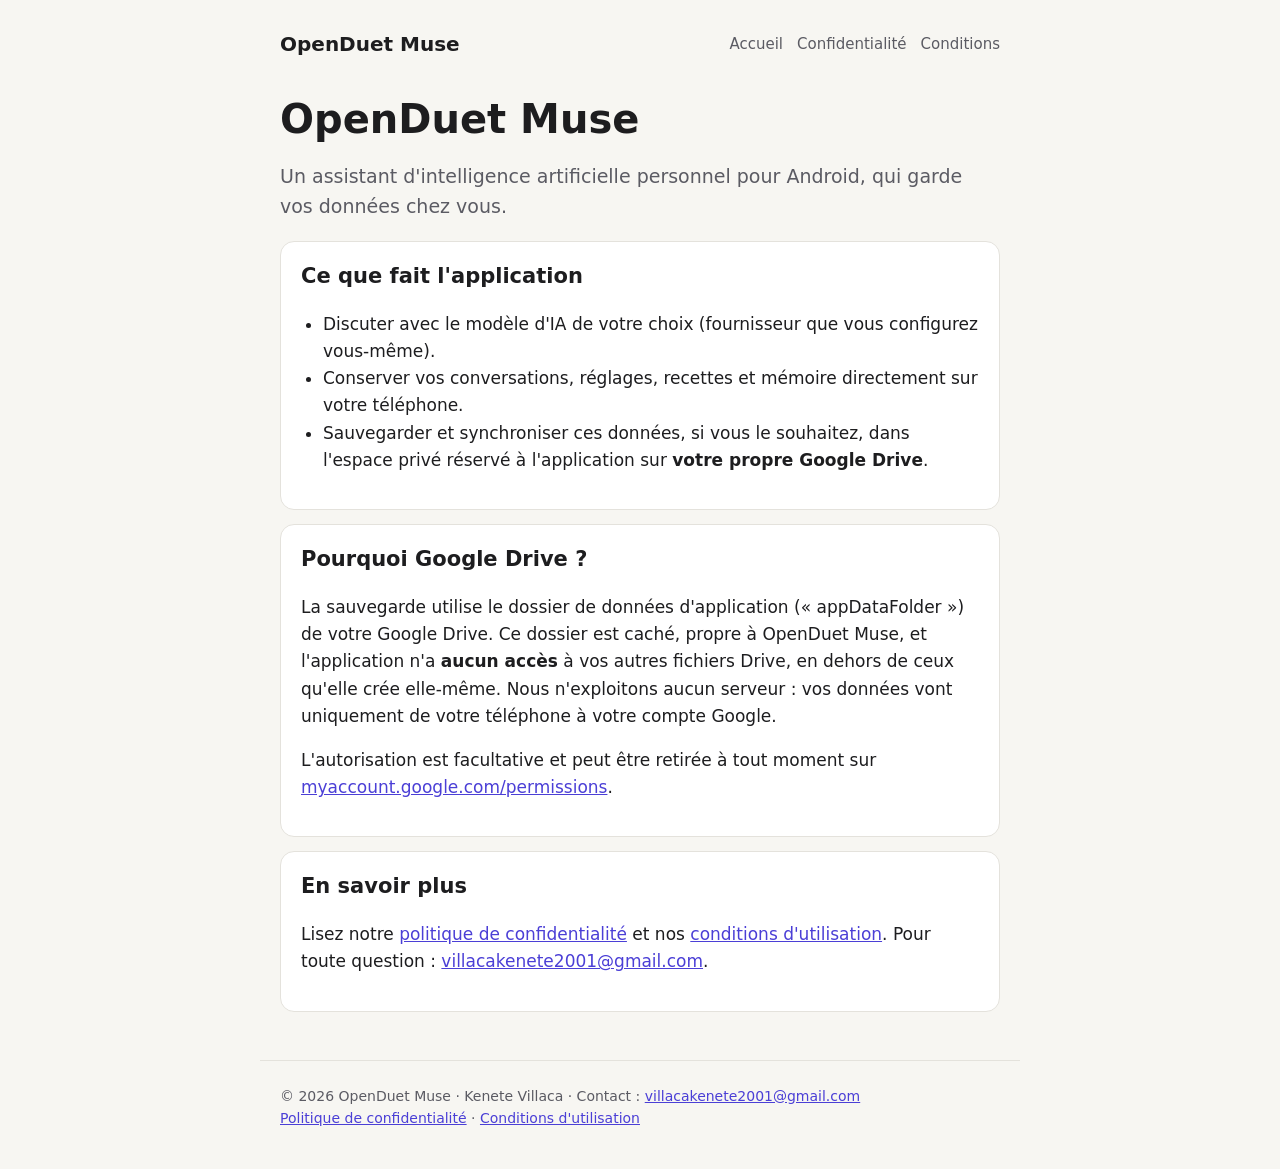
<file: index.html>
<!doctype html>
<html lang="fr"><head><meta charset="utf-8"><meta name="viewport" content="width=device-width,initial-scale=1">
<title>OpenDuet Muse — Assistant IA personnel pour Android</title><meta name="description" content="OpenDuet Muse, assistant IA personnel pour Android.">
<link rel="stylesheet" href="style.css"></head><body>
<header><a class="brand" href="index.html">OpenDuet Muse</a>
<nav><a href="index.html">Accueil</a><a href="confidentialite.html">Confidentialité</a><a href="conditions.html">Conditions</a></nav></header>
<main>
<h1>OpenDuet Muse</h1>
<p class="lead">Un assistant d'intelligence artificielle personnel pour Android, qui garde vos données chez vous.</p>
<div class="card"><h2 style="margin-top:0">Ce que fait l'application</h2>
<ul>
<li>Discuter avec le modèle d'IA de votre choix (fournisseur que vous configurez vous-même).</li>
<li>Conserver vos conversations, réglages, recettes et mémoire directement sur votre téléphone.</li>
<li>Sauvegarder et synchroniser ces données, si vous le souhaitez, dans l'espace privé réservé à l'application sur <strong>votre propre Google Drive</strong>.</li>
</ul></div>
<div class="card"><h2 style="margin-top:0">Pourquoi Google Drive ?</h2>
<p>La sauvegarde utilise le dossier de données d'application (« appDataFolder ») de votre Google Drive. Ce dossier est caché, propre à OpenDuet Muse, et l'application n'a <strong>aucun accès</strong> à vos autres fichiers Drive, en dehors de ceux qu'elle crée elle-même. Nous n'exploitons aucun serveur : vos données vont uniquement de votre téléphone à votre compte Google.</p>
<p>L'autorisation est facultative et peut être retirée à tout moment sur <a href="https://myaccount.google.com/permissions">myaccount.google.com/permissions</a>.</p></div>
<div class="card"><h2 style="margin-top:0">En savoir plus</h2>
<p>Lisez notre <a href="confidentialite.html">politique de confidentialité</a> et nos <a href="conditions.html">conditions d'utilisation</a>. Pour toute question : <a href="mailto:villacakenete2001@gmail.com">villacakenete2001@gmail.com</a>.</p></div>
</main><footer>© 2026 OpenDuet Muse · Kenete Villaca · Contact : <a href="mailto:villacakenete2001@gmail.com">villacakenete2001@gmail.com</a><br>
<a href="confidentialite.html">Politique de confidentialité</a> · <a href="conditions.html">Conditions d'utilisation</a></footer></body></html>
</file>
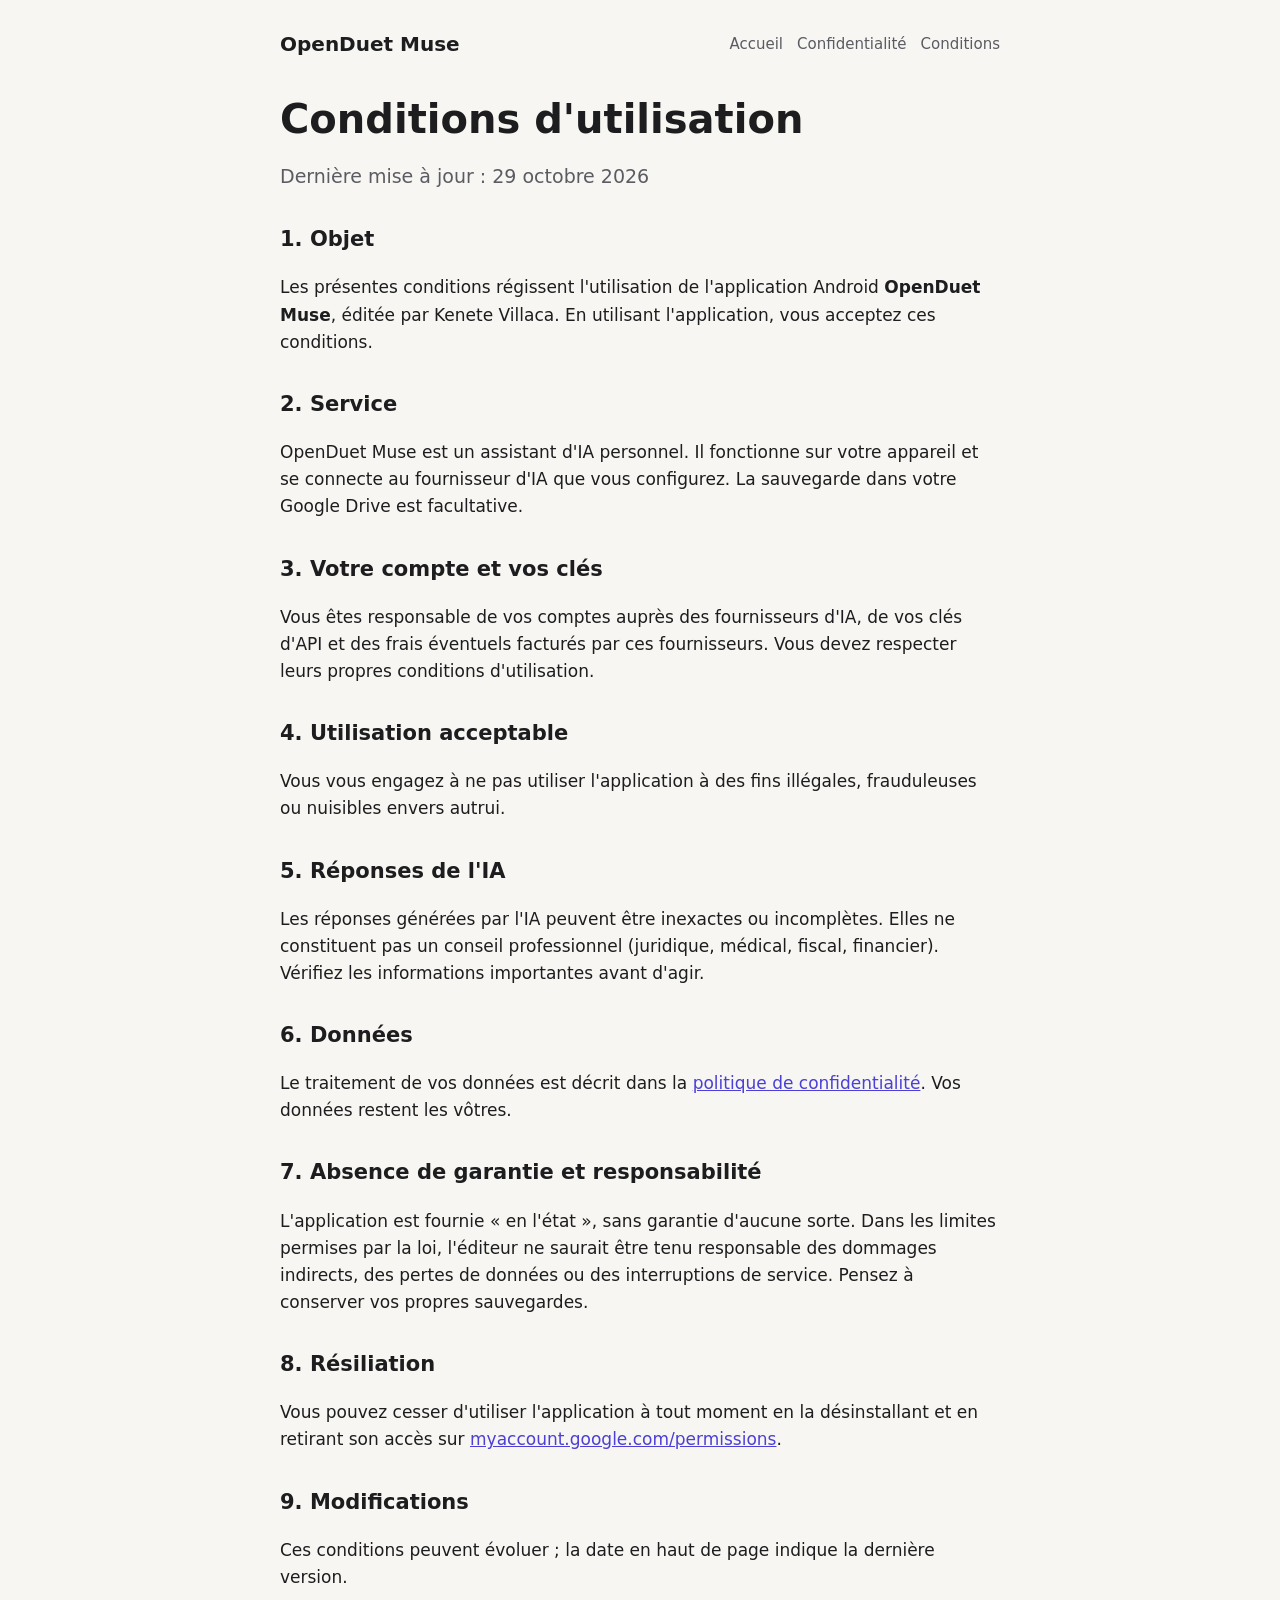
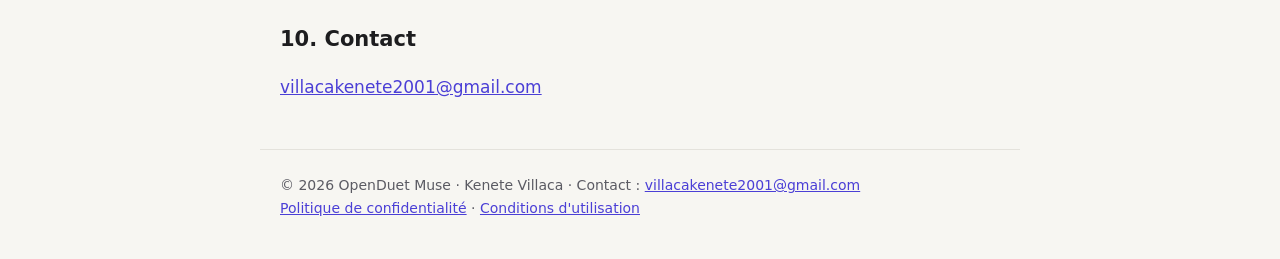
<file: conditions.html>
<!doctype html>
<html lang="fr"><head><meta charset="utf-8"><meta name="viewport" content="width=device-width,initial-scale=1">
<title>Conditions d'utilisation — OpenDuet Muse</title><meta name="description" content="OpenDuet Muse, assistant IA personnel pour Android.">
<link rel="stylesheet" href="style.css"></head><body>
<header><a class="brand" href="index.html">OpenDuet Muse</a>
<nav><a href="index.html">Accueil</a><a href="confidentialite.html">Confidentialité</a><a href="conditions.html">Conditions</a></nav></header>
<main>
<h1>Conditions d'utilisation</h1>
<p class="lead">Dernière mise à jour : 29 octobre 2026</p>
<h2>1. Objet</h2>
<p>Les présentes conditions régissent l'utilisation de l'application Android <strong>OpenDuet Muse</strong>, éditée par Kenete Villaca. En utilisant l'application, vous acceptez ces conditions.</p>
<h2>2. Service</h2>
<p>OpenDuet Muse est un assistant d'IA personnel. Il fonctionne sur votre appareil et se connecte au fournisseur d'IA que vous configurez. La sauvegarde dans votre Google Drive est facultative.</p>
<h2>3. Votre compte et vos clés</h2>
<p>Vous êtes responsable de vos comptes auprès des fournisseurs d'IA, de vos clés d'API et des frais éventuels facturés par ces fournisseurs. Vous devez respecter leurs propres conditions d'utilisation.</p>
<h2>4. Utilisation acceptable</h2>
<p>Vous vous engagez à ne pas utiliser l'application à des fins illégales, frauduleuses ou nuisibles envers autrui.</p>
<h2>5. Réponses de l'IA</h2>
<p>Les réponses générées par l'IA peuvent être inexactes ou incomplètes. Elles ne constituent pas un conseil professionnel (juridique, médical, fiscal, financier). Vérifiez les informations importantes avant d'agir.</p>
<h2>6. Données</h2>
<p>Le traitement de vos données est décrit dans la <a href="confidentialite.html">politique de confidentialité</a>. Vos données restent les vôtres.</p>
<h2>7. Absence de garantie et responsabilité</h2>
<p>L'application est fournie « en l'état », sans garantie d'aucune sorte. Dans les limites permises par la loi, l'éditeur ne saurait être tenu responsable des dommages indirects, des pertes de données ou des interruptions de service. Pensez à conserver vos propres sauvegardes.</p>
<h2>8. Résiliation</h2>
<p>Vous pouvez cesser d'utiliser l'application à tout moment en la désinstallant et en retirant son accès sur <a href="https://myaccount.google.com/permissions">myaccount.google.com/permissions</a>.</p>
<h2>9. Modifications</h2>
<p>Ces conditions peuvent évoluer ; la date en haut de page indique la dernière version.</p>
<h2>10. Contact</h2>
<p><a href="mailto:villacakenete2001@gmail.com">villacakenete2001@gmail.com</a></p>
</main><footer>© 2026 OpenDuet Muse · Kenete Villaca · Contact : <a href="mailto:villacakenete2001@gmail.com">villacakenete2001@gmail.com</a><br>
<a href="confidentialite.html">Politique de confidentialité</a> · <a href="conditions.html">Conditions d'utilisation</a></footer></body></html>
</file>
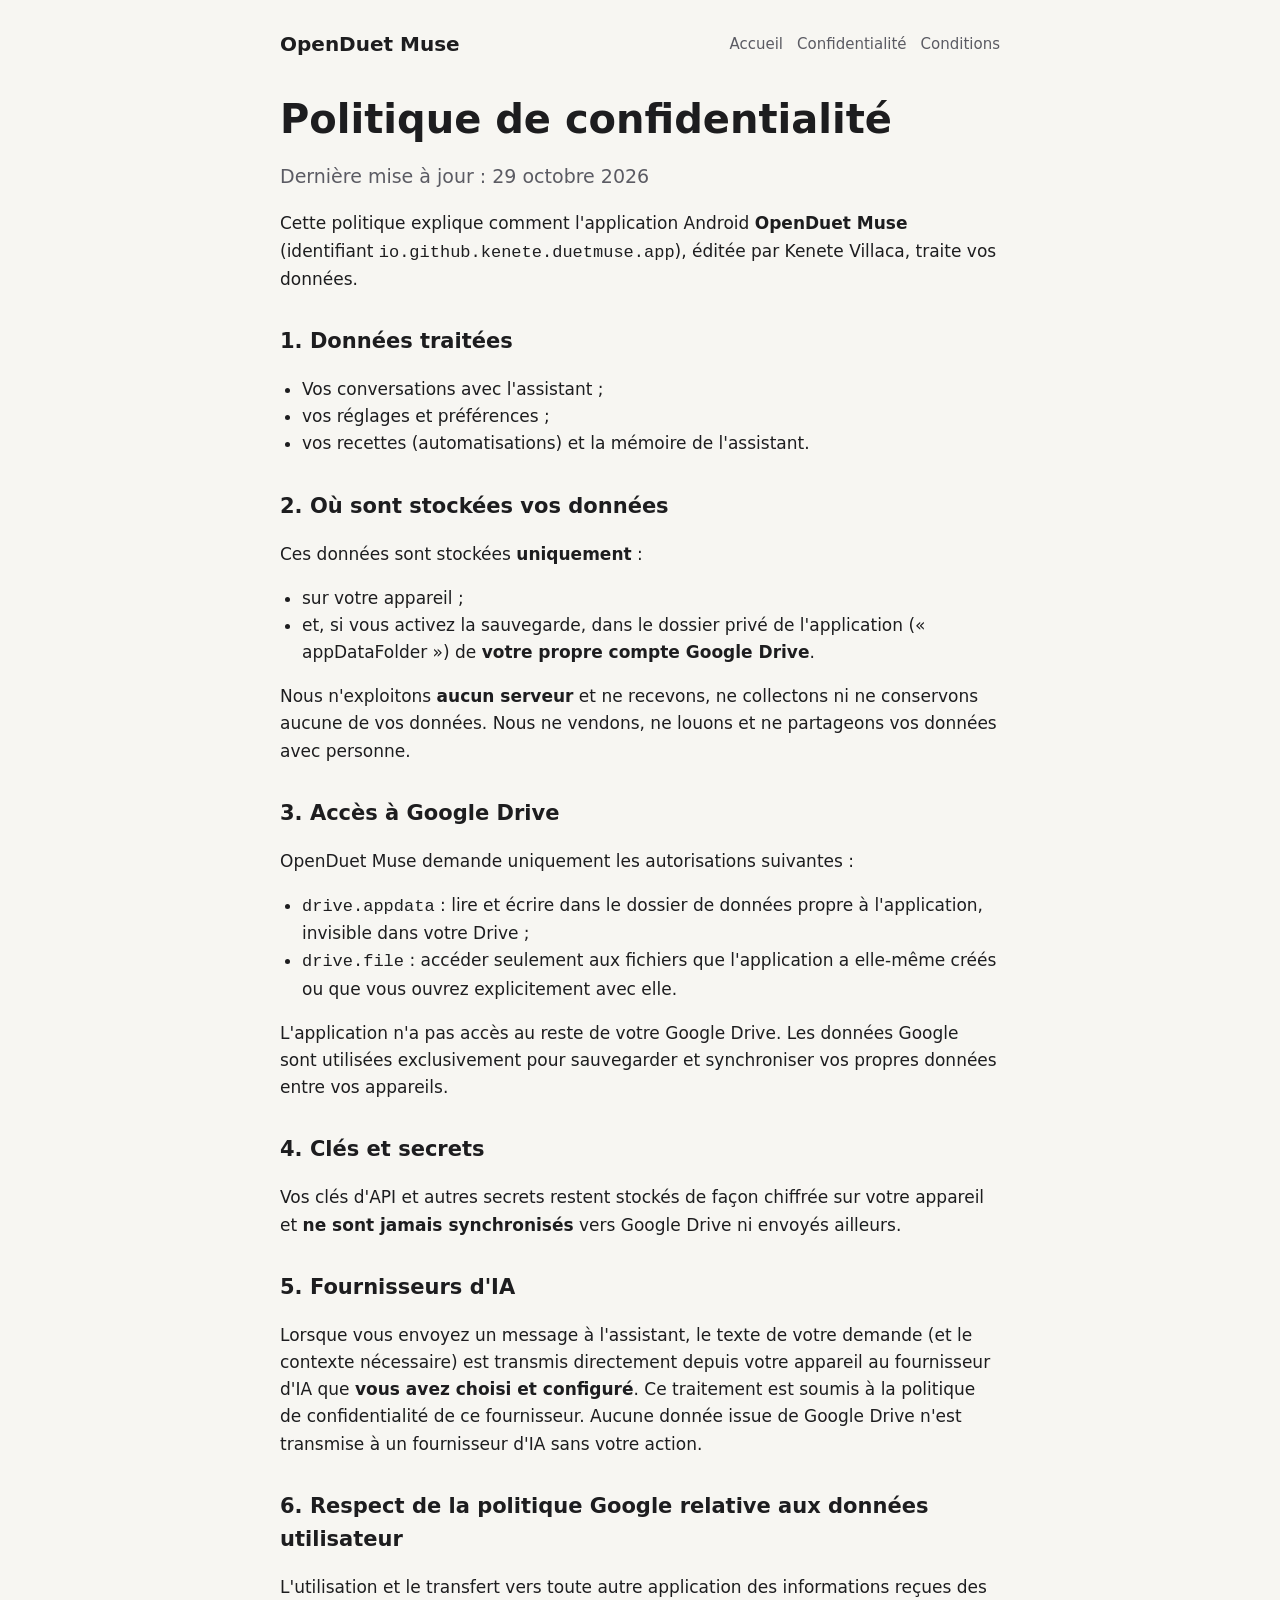
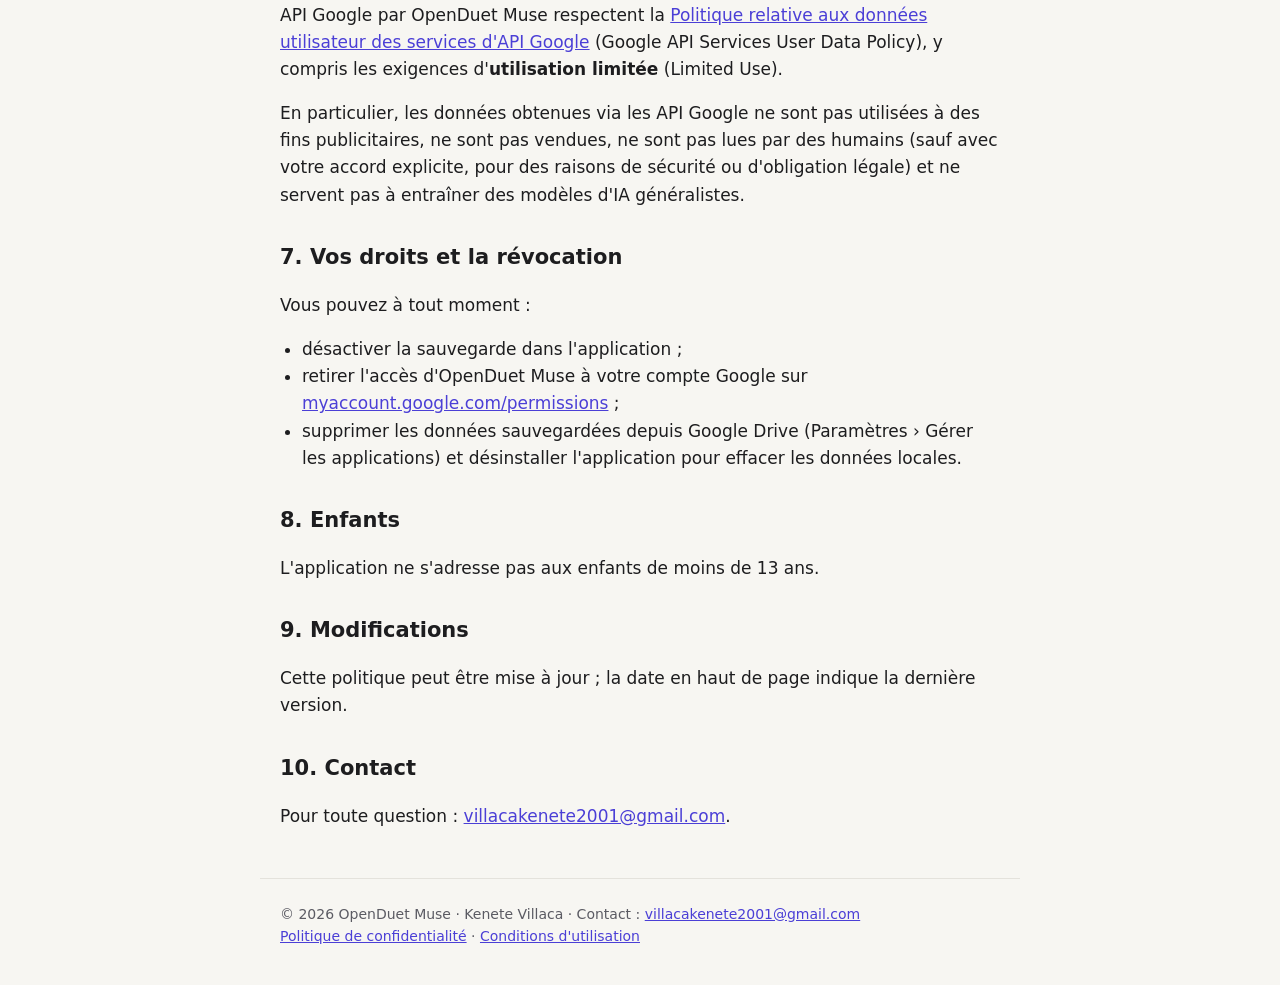
<file: confidentialite.html>
<!doctype html>
<html lang="fr"><head><meta charset="utf-8"><meta name="viewport" content="width=device-width,initial-scale=1">
<title>Politique de confidentialité — OpenDuet Muse</title><meta name="description" content="OpenDuet Muse, assistant IA personnel pour Android.">
<link rel="stylesheet" href="style.css"></head><body>
<header><a class="brand" href="index.html">OpenDuet Muse</a>
<nav><a href="index.html">Accueil</a><a href="confidentialite.html">Confidentialité</a><a href="conditions.html">Conditions</a></nav></header>
<main>
<h1>Politique de confidentialité</h1>
<p class="lead">Dernière mise à jour : 29 octobre 2026</p>
<p>Cette politique explique comment l'application Android <strong>OpenDuet Muse</strong> (identifiant <code>io.github.kenete.duetmuse.app</code>), éditée par Kenete Villaca, traite vos données.</p>
<h2>1. Données traitées</h2>
<ul>
<li>Vos conversations avec l'assistant ;</li>
<li>vos réglages et préférences ;</li>
<li>vos recettes (automatisations) et la mémoire de l'assistant.</li>
</ul>
<h2>2. Où sont stockées vos données</h2>
<p>Ces données sont stockées <strong>uniquement</strong> :</p>
<ul>
<li>sur votre appareil ;</li>
<li>et, si vous activez la sauvegarde, dans le dossier privé de l'application (« appDataFolder ») de <strong>votre propre compte Google Drive</strong>.</li>
</ul>
<p>Nous n'exploitons <strong>aucun serveur</strong> et ne recevons, ne collectons ni ne conservons aucune de vos données. Nous ne vendons, ne louons et ne partageons vos données avec personne.</p>
<h2>3. Accès à Google Drive</h2>
<p>OpenDuet Muse demande uniquement les autorisations suivantes :</p>
<ul>
<li><code>drive.appdata</code> : lire et écrire dans le dossier de données propre à l'application, invisible dans votre Drive ;</li>
<li><code>drive.file</code> : accéder seulement aux fichiers que l'application a elle-même créés ou que vous ouvrez explicitement avec elle.</li>
</ul>
<p>L'application n'a pas accès au reste de votre Google Drive. Les données Google sont utilisées exclusivement pour sauvegarder et synchroniser vos propres données entre vos appareils.</p>
<h2>4. Clés et secrets</h2>
<p>Vos clés d'API et autres secrets restent stockés de façon chiffrée sur votre appareil et <strong>ne sont jamais synchronisés</strong> vers Google Drive ni envoyés ailleurs.</p>
<h2>5. Fournisseurs d'IA</h2>
<p>Lorsque vous envoyez un message à l'assistant, le texte de votre demande (et le contexte nécessaire) est transmis directement depuis votre appareil au fournisseur d'IA que <strong>vous avez choisi et configuré</strong>. Ce traitement est soumis à la politique de confidentialité de ce fournisseur. Aucune donnée issue de Google Drive n'est transmise à un fournisseur d'IA sans votre action.</p>
<h2>6. Respect de la politique Google relative aux données utilisateur</h2>
<p>L'utilisation et le transfert vers toute autre application des informations reçues des API Google par OpenDuet Muse respectent la <a href="https://developers.google.com/terms/api-services-user-data-policy">Politique relative aux données utilisateur des services d'API Google</a> (Google API Services User Data Policy), y compris les exigences d'<strong>utilisation limitée</strong> (Limited Use).</p>
<p>En particulier, les données obtenues via les API Google ne sont pas utilisées à des fins publicitaires, ne sont pas vendues, ne sont pas lues par des humains (sauf avec votre accord explicite, pour des raisons de sécurité ou d'obligation légale) et ne servent pas à entraîner des modèles d'IA généralistes.</p>
<h2>7. Vos droits et la révocation</h2>
<p>Vous pouvez à tout moment :</p>
<ul>
<li>désactiver la sauvegarde dans l'application ;</li>
<li>retirer l'accès d'OpenDuet Muse à votre compte Google sur <a href="https://myaccount.google.com/permissions">myaccount.google.com/permissions</a> ;</li>
<li>supprimer les données sauvegardées depuis Google Drive (Paramètres › Gérer les applications) et désinstaller l'application pour effacer les données locales.</li>
</ul>
<h2>8. Enfants</h2>
<p>L'application ne s'adresse pas aux enfants de moins de 13 ans.</p>
<h2>9. Modifications</h2>
<p>Cette politique peut être mise à jour ; la date en haut de page indique la dernière version.</p>
<h2>10. Contact</h2>
<p>Pour toute question : <a href="mailto:villacakenete2001@gmail.com">villacakenete2001@gmail.com</a>.</p>
</main><footer>© 2026 OpenDuet Muse · Kenete Villaca · Contact : <a href="mailto:villacakenete2001@gmail.com">villacakenete2001@gmail.com</a><br>
<a href="confidentialite.html">Politique de confidentialité</a> · <a href="conditions.html">Conditions d'utilisation</a></footer></body></html>
</file>
<file: style.css>
:root{--bg:#f7f6f2;--fg:#1d1d1f;--muted:#5b5b63;--accent:#4b3fd6;--card:#fff;--line:#e4e2dc}
*{box-sizing:border-box}
body{margin:0;font-family:system-ui,-apple-system,"Segoe UI",Roboto,sans-serif;background:var(--bg);color:var(--fg);line-height:1.6;font-size:17px}
header,main,footer{max-width:760px;margin:0 auto;padding:0 20px}
header{padding-top:28px;display:flex;flex-wrap:wrap;gap:12px;align-items:center;justify-content:space-between}
.brand{font-weight:700;font-size:20px;text-decoration:none;color:var(--fg)}
nav a{color:var(--muted);text-decoration:none;margin-left:14px;font-size:15px}
nav a:hover{color:var(--accent)}
h1{font-size:clamp(28px,6vw,40px);line-height:1.15;margin:36px 0 12px}
h2{font-size:21px;margin-top:32px}
.lead{font-size:19px;color:var(--muted)}
.card{background:var(--card);border:1px solid var(--line);border-radius:14px;padding:18px 20px;margin:14px 0}
a{color:var(--accent)}
ul{padding-left:22px}
footer{color:var(--muted);font-size:14px;padding-top:24px;padding-bottom:40px;border-top:1px solid var(--line);margin-top:48px}
</file>
